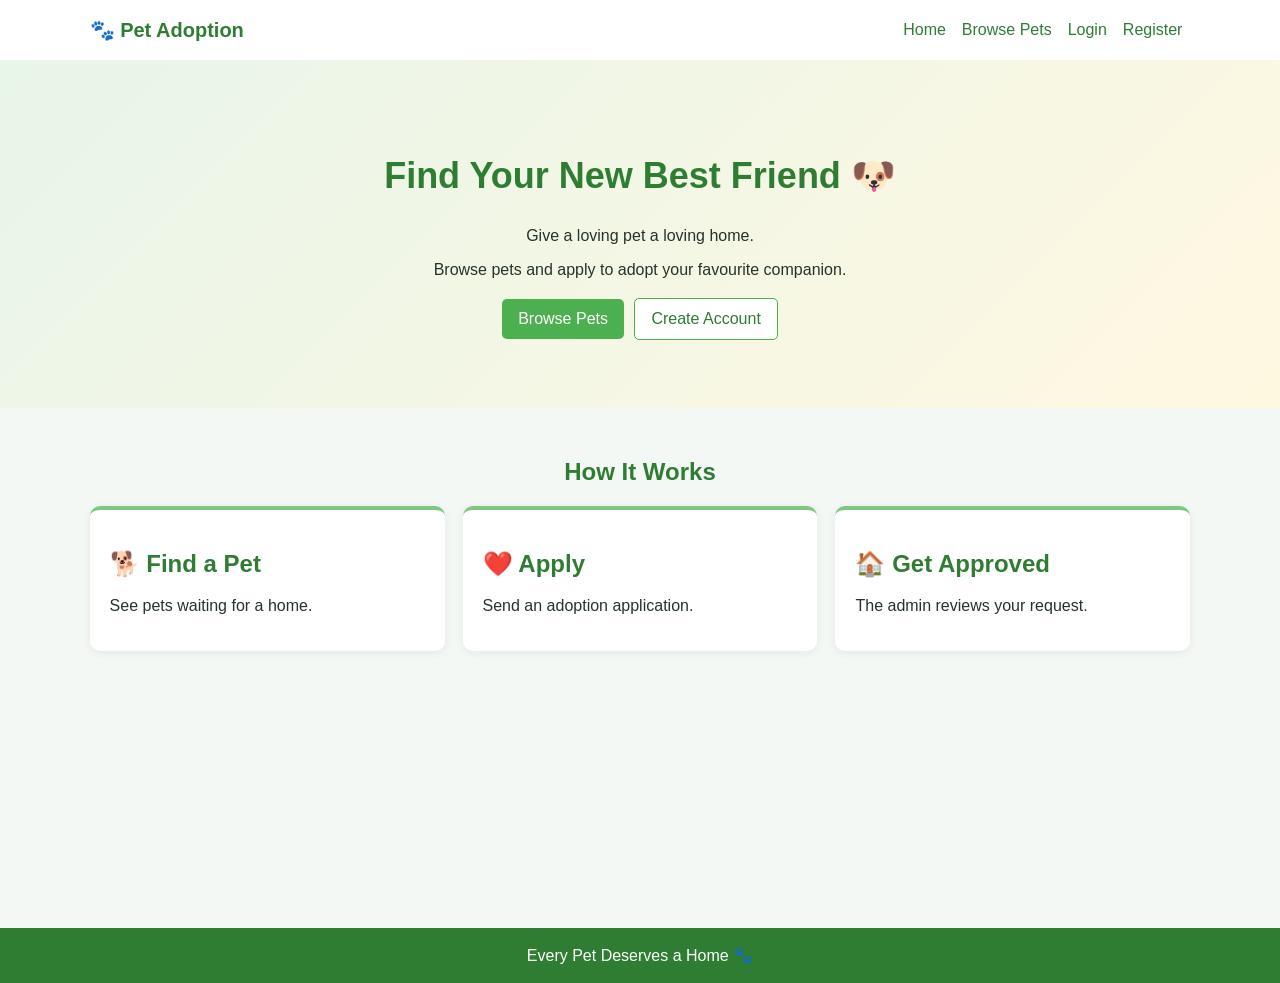
<file: website/index.html>
<!DOCTYPE html>
<html>

<head>
    <meta charset="UTF-8">
    <meta name="viewport" content="width=device-width,initial-scale=1">
    <title>Pet Adoption</title>
    <link rel="stylesheet" href="/website/style.css">
</head>

<body>
    <nav><b>🐾 Pet Adoption</b>
        <div><a href="/">Home</a><a href="/pets">Browse Pets</a><a href="/login">Login</a><a
                href="/register">Register</a></div>
    </nav>
    <section class="hero">
        <h1>Find Your New Best Friend 🐶</h1>
        <p>Give a loving pet a loving home.</p>
        <p>Browse pets and apply to adopt your favourite companion.</p><a class="btn" href="/pets">Browse Pets</a> <a
            class="btn secondary" href="/register">Create Account</a>
    </section>
    <main>
        <h2 class="center">How It Works</h2>
        <div class="cards">
            <div class="card">
                <h2>🐕 Find a Pet</h2>
                <p>See pets waiting for a home.</p>
            </div>
            <div class="card">
                <h2>❤️ Apply</h2>
                <p>Send an adoption application.</p>
            </div>
            <div class="card">
                <h2>🏠 Get Approved</h2>
                <p>The admin reviews your request.</p>
            </div>
        </div>
    </main>
    <footer>Every Pet Deserves a Home 🐾</footer>
</body>

</html>
</file>
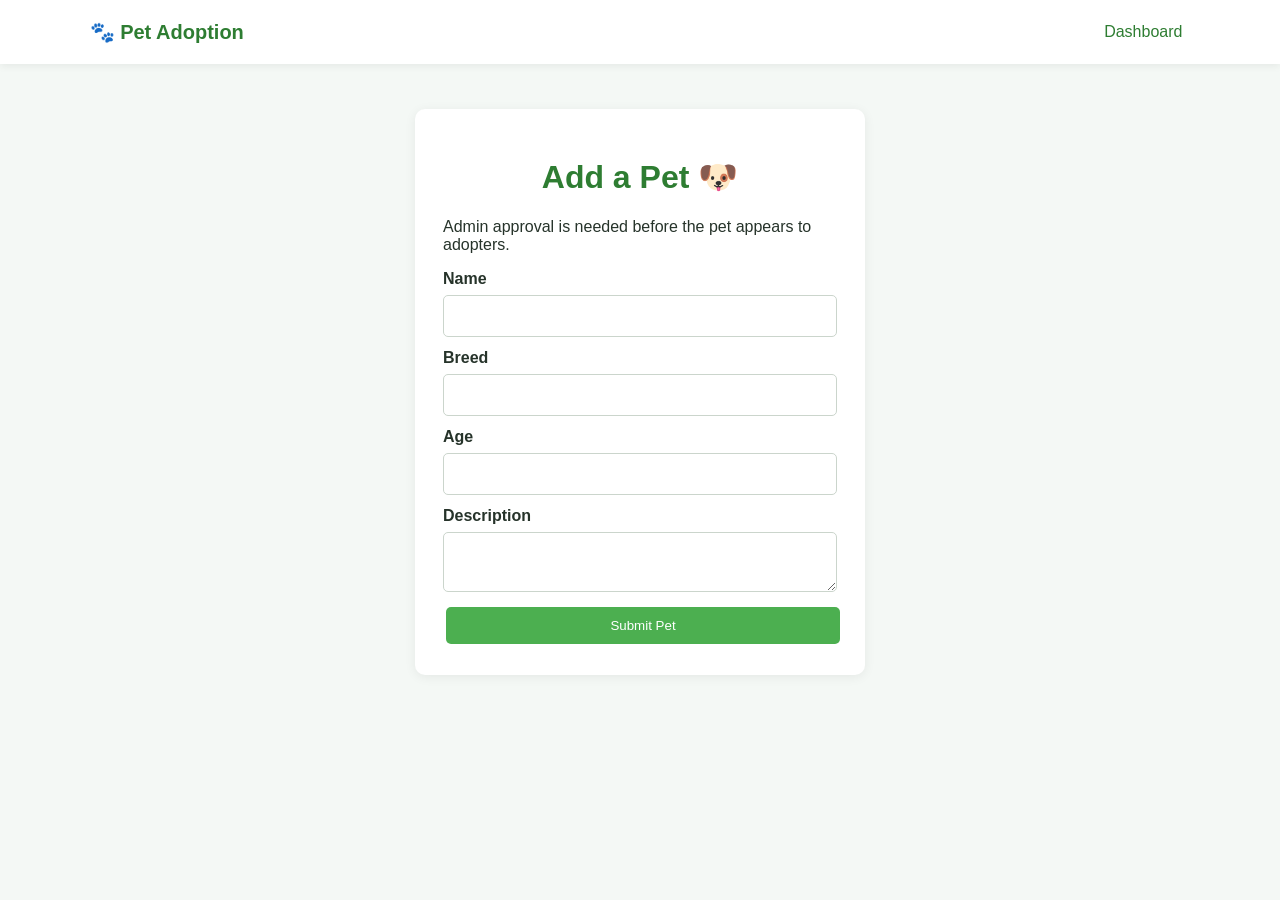
<file: website/addpet.html>
<!DOCTYPE html>
<html>

<head>
    <meta charset="UTF-8">
    <meta name="viewport" content="width=device-width,initial-scale=1">
    <title>Add Pet</title>
    <link rel="stylesheet" href="/website/style.css">
</head>

<body>
    <nav><b>🐾 Pet Adoption</b><a href="/shelter">Dashboard</a></nav>
    <div class="box">
        <h1>Add a Pet 🐶</h1>
        <p>Admin approval is needed before the pet appears to adopters.</p>
        <form action="/addpet" method="post">
            <label>Name</label><input name="name" required><label>Breed</label>
            <input name="breed" required><label>Age</label>
            <input type="number" name="age" min="0" required>
            <label>Description</label>
            <textarea name="description" required></textarea>
            <button>Submit Pet</button>
        </form>
    </div>
</body>

</html>
</file>
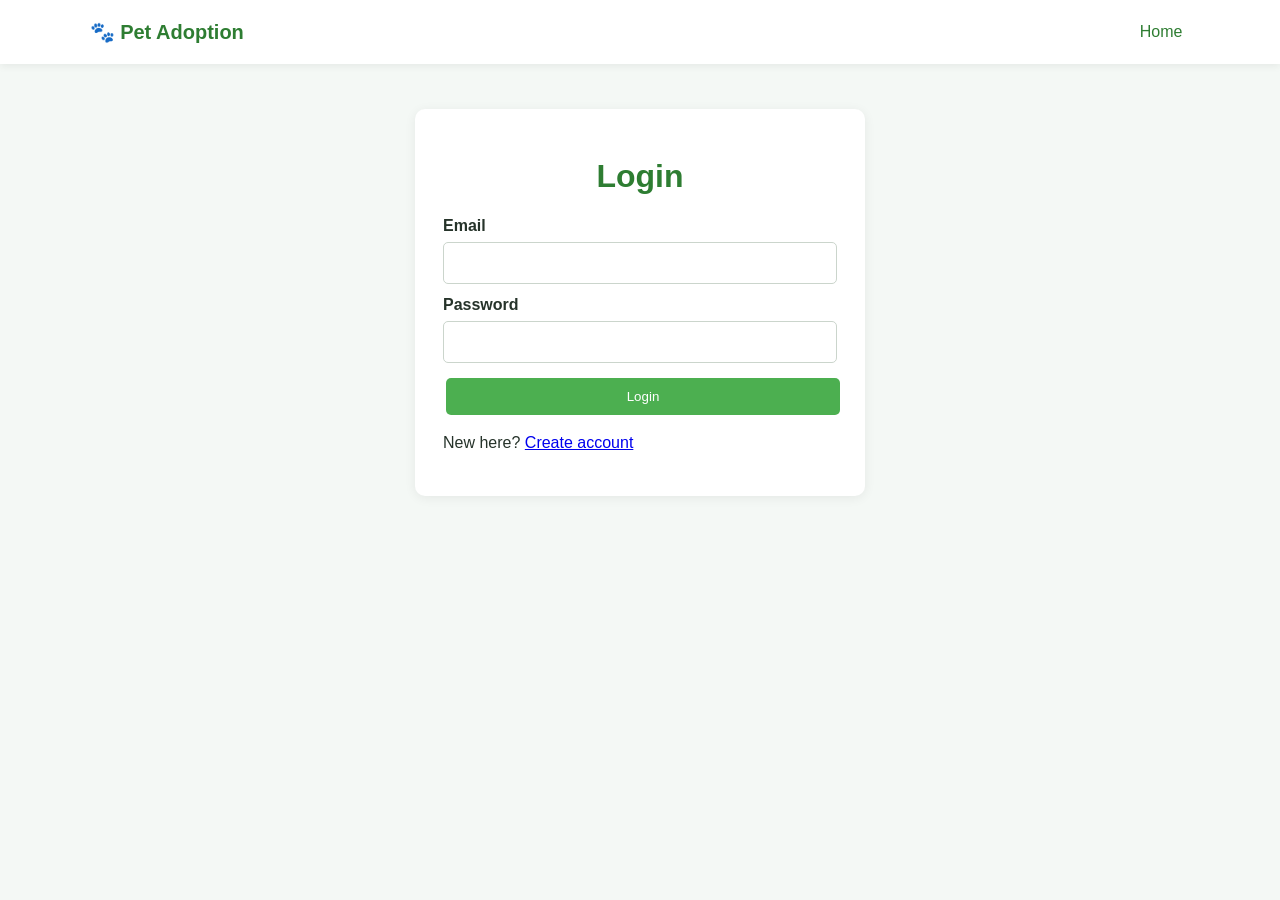
<file: website/login.html>
<!DOCTYPE html>
<html>

<head>
    <meta charset="UTF-8">
    <meta name="viewport" content="width=device-width,initial-scale=1">
    <title>Login</title>
    <link rel="stylesheet" href="/website/style.css">
</head>

<body>
    <nav><b>🐾 Pet Adoption</b><a href="/">Home</a></nav>
    <div class="box">
        <h1>Login</h1>
        <form action="/login" method="post"><label>Email</label><input type="email" name="email"
                required><label>Password</label><input type="password" name="password" required><button>Login</button>
        </form>
        <p>New here? <a href="/register">Create account</a></p>
    </div>
</body>

</html>
</file>
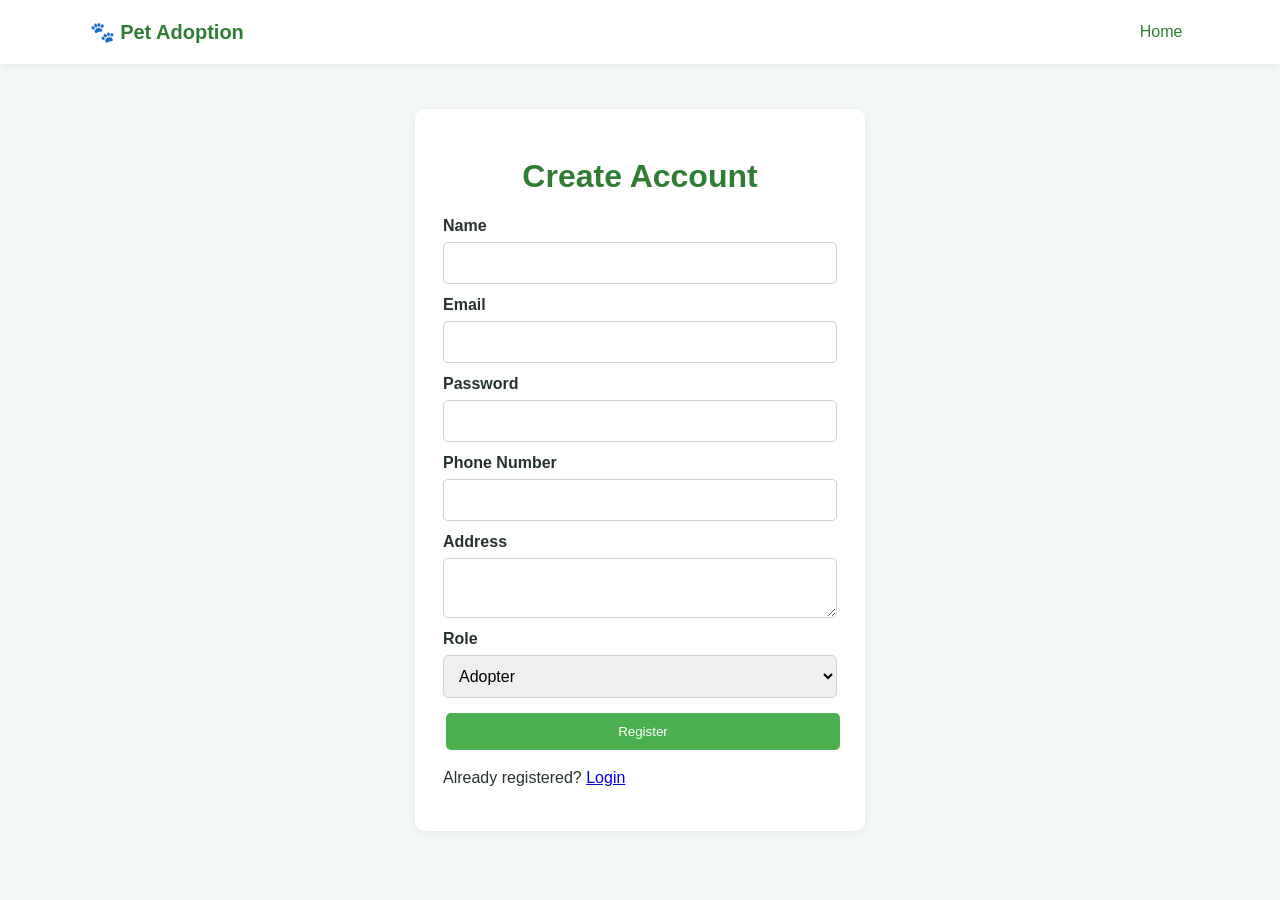
<file: website/register.html>
<!DOCTYPE html>
<html>

<head>
    <meta charset="UTF-8">
    <meta name="viewport" content="width=device-width,initial-scale=1">
    <title>Register</title>
    <link rel="stylesheet" href="/website/style.css">
</head>

<body>
    <nav><b>🐾 Pet Adoption</b><a href="/">Home</a></nav>
    <div class="box">
        <h1>Create Account</h1>
        <form action="/register" method="post"><label>Name</label><input name="name" required><label>Email</label><input
                type="email" name="email" required><label>Password</label><input type="password" name="password"
                required><label>Phone Number</label><input type="tel" name="phone"
                required><label>Address</label><textarea name="address" required></textarea><label>Role</label><select
                name="role">
                <option value="ADOPTER">Adopter</option>
                <option value="SHELTER">Shelter</option>
            </select><button>Register</button></form>
        <p>Already registered? <a href="/login">Login</a></p>
    </div>
</body>

</html>
</file>
<file: website/style.css>
* {
    box-sizing: border-box
}

body {
    margin: 0;
    font-family: Arial, sans-serif;
    color: #26332a;
    background: #f4f8f5
}

nav {
    display: flex;
    justify-content: space-between;
    align-items: center;
    gap: 12px;
    flex-wrap: wrap;
    padding: 18px 7%;
    background: white;
    box-shadow: 0 2px 8px #0001
}

nav b {
    color: #2e7d32;
    font-size: 20px
}

nav a {
    color: #2e7d32;
    text-decoration: none;
    margin: 5px 8px
}

.hero {
    text-align: center;
    padding: 65px 20px;
    background: linear-gradient(135deg, #e8f5e9, #fff8e1)
}

h1,
h2 {
    color: #2e7d32
}

.hero h1 {
    font-size: 36px
}

.btn,
button {
    display: inline-block;
    background: #4caf50;
    color: white;
    border: 0;
    border-radius: 5px;
    padding: 11px 16px;
    text-decoration: none;
    cursor: pointer;
    margin: 3px
}

.secondary {
    background: white;
    color: #2e7d32;
    border: 1px solid #4caf50
}

main {
    padding: 30px 7%;
    min-height: 55vh
}

.center {
    text-align: center
}

.cards {
    display: flex;
    flex-wrap: wrap;
    gap: 18px;
    margin: 20px 0
}

.card {
    flex: 1 1 220px;
    background: white;
    padding: 20px;
    border-radius: 10px;
    box-shadow: 0 2px 8px #0001;
    border-top: 4px solid #81c784
}

.box {
    background: white;
    padding: 28px;
    max-width: 450px;
    margin: 45px auto;
    border-radius: 10px;
    box-shadow: 0 2px 12px #0001
}

.box h1 {
    text-align: center
}

label {
    display: block;
    margin-top: 12px;
    font-weight: bold
}

input,
select,
textarea {
    display: block;
    width: 100%;
    padding: 11px;
    margin: 7px 0 12px;
    border: 1px solid #cbd5cc;
    border-radius: 5px;
    font: inherit
}

form button {
    width: 100%
}

table {
    width: 100%;
    border-collapse: collapse;
    background: white;
    margin: 18px 0
}

th,
td {
    padding: 12px;
    text-align: left;
    border-bottom: 1px solid #e1e8e2;
    vertical-align: top
}

th {
    background: #e8f5e9;
    color: #2e7d32
}

.inline {
    display: inline
}

.inline button {
    width: auto;
    padding: 7px 9px;
    font-size: 13px
}

footer {
    text-align: center;
    background: #2e7d32;
    color: white;
    padding: 18px;
    margin-top: 25px
}

@media(max-width:650px) {
    nav {
        align-items: flex-start;
        flex-direction: column
    }

    .hero h1 {
        font-size: 28px
    }

    table {
        font-size: 13px
    }

    th,
    td {
        padding: 7px
    }
}
</file>
